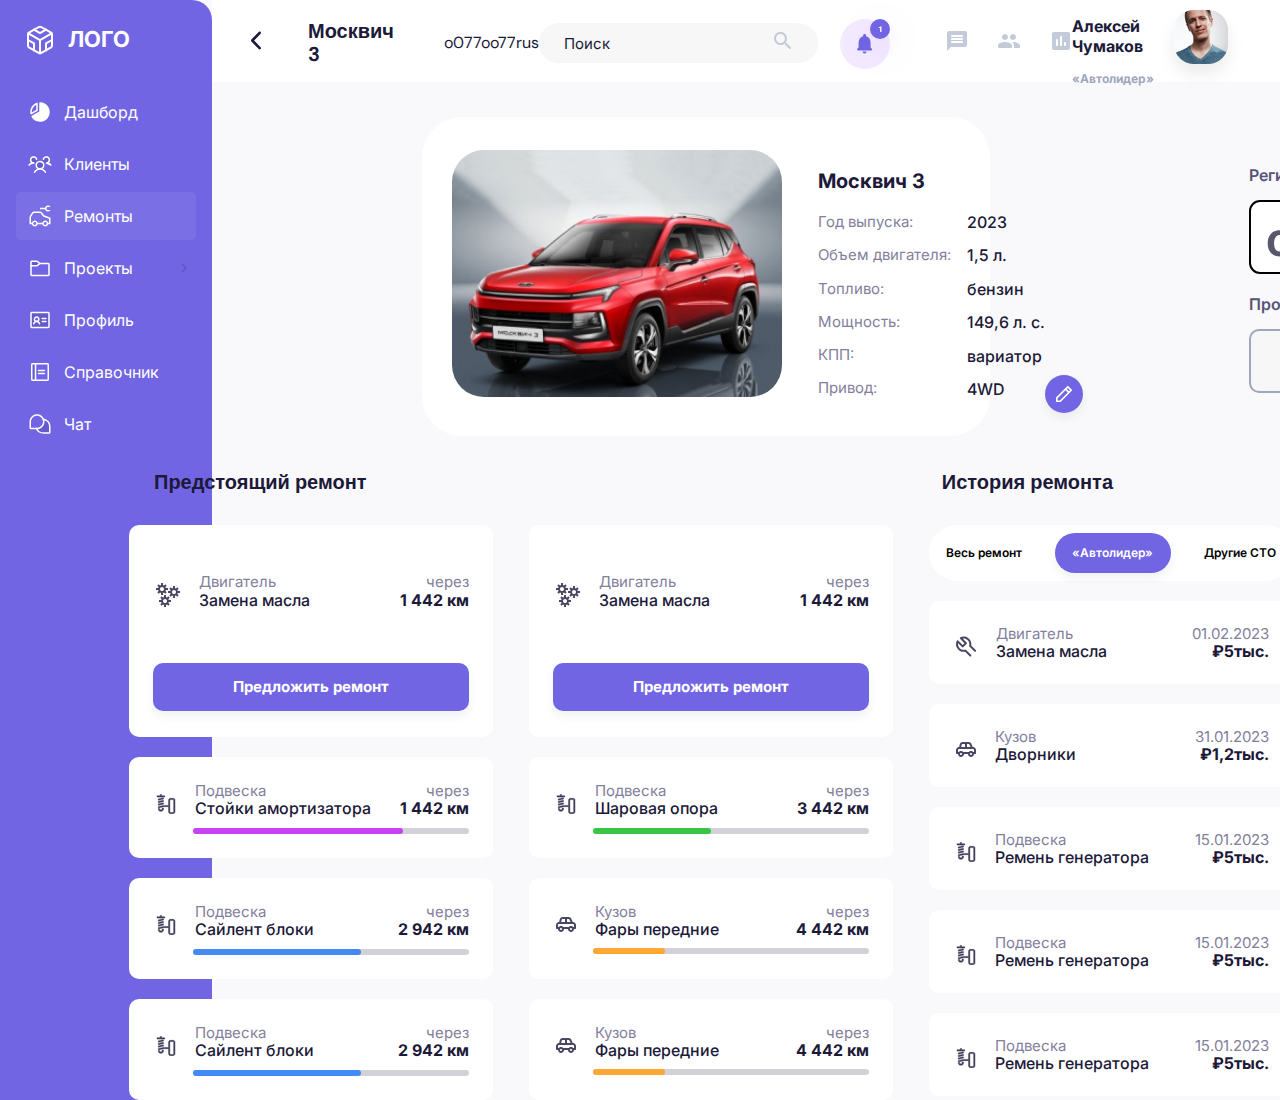
<file: Страница №1/index.html>
<!DOCTYPE html>
<html lang="en">
<head>
    <meta charset="UTF-8">
    <meta name="viewport" content="width=device-width, initial-scale=1.0">
    <title>Автосервис Sibdigital</title>
    <link rel="preconnect" href="https://fonts.googleapis.com">
    <link rel="preconnect" href="https://fonts.gstatic.com" crossorigin>
    <link href="https://fonts.googleapis.com/css2?family=DM+Sans:ital,wght@0,700;1,400&family=Inter:wght@400;700&display=swap" rel="stylesheet">
    <link rel="preconnect" href="https://fonts.googleapis.com">
    <link rel="preconnect" href="https://fonts.gstatic.com" crossorigin>
    <link href="https://fonts.googleapis.com/css2?family=Inter:wght@400;500;600;700&display=swap" rel="stylesheet">
    <link rel="stylesheet" href="css/normalize.css">
    <link rel="stylesheet" href="css/style.css">
</head>
<body>
    <div class="body_container">
        <div class="sidebar">
            <div class="sidebar__logo">
                <div class="logo-item">
                    <img src="img/Logo.svg" alt="" class="logo-img">
                    <p class="title">ЛОГО</p>
                </div>
            </div>
            <div class="sidebar__button">
                <div class="button-item">
                    <img src="img/Dashboard.svg" alt="" class="dashboard-img">
                    <a href="#" class="title">Дашборд</a>
                </div>
                <div class="button-item">
                    <img src="img/Sidebar_clients.svg" alt="" class="client_sidebar-img">
                    <a href="#" class="title">Клиенты</a>
                </div>
                <div id="sidebar_repair" class="button-item">
                    <img src="img/Vehicle-services.svg" alt="" class="repair_sidebar-img">
                    <a href="#" class="title">Ремонты</a>
                </div>
                <div class="button-item">
                    <img src="img/FolderNotch.svg" alt="" class="folder-img">
                    <a href="#" class="title">Проекты</a>
                    <img src="img/Button_arrow.svg" alt="" class="button_arrow">
                </div>
                <div class="button-item">
                    <img src="img/IdentificationCard.svg" alt="" class="identity-img">
                    <a href="#" class="title">Профиль</a>
                </div>
                <div class="button-item">
                    <img src="img/Notebook.svg" alt="" class="notebook-img">
                    <a href="#" class="title">Справочник</a>
                </div>
                <div class="button-item">
                    <img src="img/Chats.svg" alt="" class="chat-img">
                    <a href="#" class="title">Чат</a>
                </div>
            </div>
        </div>
        <div class="content">
            <div class="header">
                <div class="container">
                    <nav class="nav">
                        <div class="car-title">
                            <a href="" class="arrow_header-img">
                                <img src="img/Arrow.svg" alt="" class="arrow_header-img">
                            </a>
                            <p class="name">Москвич 3</p>
                            <p class="value">o077oo77rus</p>
                        </div>
                        <div class="search">
                            <div class="search-item">
                                <p class="search-link">Поиск</p>
                            </div>
                            <div class="img">
                                <img src="img/Search.svg" alt="" class="search-img">
                            </div>
                        </div>
                        <div class="nav_button">
                            <a href="#" class="notification">
                                <img src="img/Notification.svg" alt="" class="notification-img">
                            </a>
                            <a href="#" class="message">
                                <img src="img/Message.svg" alt="" class="message-img">
                            </a>
                            <a href="#" class="client">
                                <img src="img/Client.svg" alt="" class="client-img">
                            </a>
                            <a href="#" class="statistic">
                                <img src="img/Statistic.svg" alt="" class="statistic-img">
                            </a>
                        </div>
                    </nav>
                    <div class="profile">
                        <div class="profile-info">
                            <p class="full_name">Алексей Чумаков</p>
                            <p class="company">«Автолидер»</p>
                        </div>
                        <div class="img_profile">
                            <a href="#" class="img_profile">
                                <img src="img/Profile.png" alt="" class="profile-logo">
                            </a>
                        </div>
                    </div>
                </div>
            </div>
            <div class="main">
                <div class="container">
                    <div class="car__card">
                        <div class="img">
                            <img src="img/Car.jpg" alt="" class="car_info-img">
                        </div>
                        <div class="info">
                            <div class="title">
                                <p>Москвич 3</p>
                            </div>
                            <ul class="car_details">
                                <li class="car_details-name">
                                    <p class="name">Год выпуска:</p>
                                    <p class="name">Объем двигателя:</p>
                                    <p class="name">Топливо:</p>
                                    <p class="name">Мощность:</p>
                                    <p class="name">КПП:</p>
                                    <p class="name">Привод:</p>
                                </li>
                                <li class="car_details-value">
                                    <p class="value">2023</p>
                                    <p class="value">1,5 л.</p>
                                    <p class="value">бензин</p>
                                    <p class="value">149,6 л. с.</p>
                                    <p class="value">вариатор</p>
                                    <p class="value">4WD</p>
                                </li>
                                <button class="button button-edit">
                                    <img src="img/Edit_button.svg" alt="" class="edit_button-img">
                                </button>
                            </ul>
                        </div>
                        <div class="vin">
                            <ul class="vin_details">
                                <li class="vin_details-item">
                                    <p class="name">Регистрационный номер</p>
                                    <img src="img/VIN.svg" alt="" class="vin_info-img">
                                </li>
                                <li class="vin_details-item">
                                    <p class="name">Пробег</p>
                                    <img src="img/Distance.svg" alt="" class="distance_info-img">
                                </li>
                            </ul>
                            <button class="button button-edit">
                                <img src="img/Edit_button.svg" alt="" class="edit_button-img">
                            </button>
                        </div>
                    </div>
                    <div class="repair__card">
                        <div class="repair__name">
                            <p>Предстоящий ремонт</p>
                            <p>История ремонта</p>
                        </div>
                        <ul class="upcoming_repair">
                            <li class="repair_sugget_item">
                                <div class="img">
                                    <img src="img/Engine.svg" alt="" class="engine_info-img">
                                </div>
                                <div class="text">
                                    <p id="first_font" class="name">Двигатель</p>
                                    <p id="second_font" class="name">Замена масла</p>
                                </div>
                                <div class="value">
                                    <p id="first_font" class="label">через</p>
                                    <p id="third_font" class="distance">1 442 км</p>
                                </div>
                                <button class="button button-repair">Предложить ремонт</button>
                            </li>
                            <li class="repair_item">
                                <div class="img">
                                    <img src="img/Pendant.svg" alt="" class="pendant_info-img">
                                </div>
                                <div class="text">
                                    <p id="first_font" class="name">Подвеска</p>
                                    <p id="second_font" class="name">Стойки амортизатора</p>
                                </div>
                                <div class="value">
                                    <p id="first_font" class="label">через</p>
                                    <p id="third_font" class="distance">1 442 км</p>
                                </div>
                                <div class="progress-bar" data-value="1442" data-max-value="6000">
                                    <div id="pink-bar" class="progress"></div>
                                </div>
                            </li>
                            <li class="repair_item">
                                <div class="img">
                                    <img src="img/Pendant.svg" alt="" class="pendant_info-img">
                                </div>
                                <div class="text">
                                    <p id="first_font" class="name">Подвеска</p>
                                    <p id="second_font" class="name">Сайлент блоки</p>
                                </div>
                                <div class="value">
                                    <p id="first_font" class="label">через</p>
                                    <p id="third_font" class="distance">2 942 км</p>
                                </div>
                                <div class="progress-bar" data-value="2942" data-max-value="7500">
                                    <div id="blue-bar" class="progress"></div>
                                </div>
                            </li>
                            <li class="repair_item">
                                <div class="img">
                                    <img src="img/Pendant.svg" alt="" class="pendant_info-img">
                                </div>
                                <div class="text">
                                    <p id="first_font" class="name">Подвеска</p>
                                    <p id="second_font" class="name">Сайлент блоки</p>
                                </div>
                                <div class="value">
                                    <p id="first_font" class="label">через</p>
                                    <p id="third_font" class="distance">2 942 км</p>
                                </div>
                                <div class="progress-bar" data-value="2942" data-max-value="7500">
                                    <div id="blue-bar" class="progress"></div>
                                </div>
                            </li>
                        </ul>
                        <ul class="upcoming_repair">
                            <li class="repair_sugget_item">
                                <div class="img">
                                    <img src="img/Engine.svg" alt="" class="engine_info-img">
                                </div>
                                <div class="text">
                                    <p id="first_font" class="name">Двигатель</p>
                                    <p id="second_font" class="name">Замена масла</p>
                                </div>
                                <div class="value">
                                    <p id="first_font" class="label">через</p>
                                    <p id="third_font" class="distance">1 442 км</p>
                                </div>
                                <button class="button button-repair">Предложить ремонт</button>
                            </li>
                            <li class="repair_item">
                                <div class="img">
                                    <img src="img/Pendant.svg" alt="" class="pendant_info-img">
                                </div>
                                <div class="text">
                                    <p id="first_font" class="name">Подвеска</p>
                                    <p id="second_font" class="name">Шаровая опора</p>
                                </div>
                                <div class="value">
                                    <p id="first_font" class="label">через</p>
                                    <p id="third_font" class="distance">3 442 км</p>
                                </div>
                                <div class="progress-bar" data-value="3442" data-max-value="6000">
                                    <div id="green-bar" class="progress"></div>
                                </div>
                            </li>
                            <li class="repair_item">
                                <div class="img">
                                    <img src="img/Car Body.svg" alt="" class="car_info-img">
                                </div>
                                <div class="text">
                                    <p id="first_font" class="name">Кузов</p>
                                    <p id="second_font" class="name">Фары передние</p>
                                </div>
                                <div class="value">
                                    <p id="first_font" class="label">через</p>
                                    <p id="third_font" class="distance">4 442 км</p>
                                </div>
                                <div class="progress-bar" data-value="4442" data-max-value="6000">
                                    <div id="yellow-bar" class="progress"></div>
                                </div>
                            </li>
                            <li class="repair_item">
                                <div class="img">
                                    <img src="img/Car Body.svg" alt="" class="car_info-img">
                                </div>
                                <div class="text">
                                    <p id="first_font" class="name">Кузов</p>
                                    <p id="second_font" class="name">Фары передние</p>
                                </div>
                                <div class="value">
                                    <p id="first_font" class="distance">через</p>
                                    <p id="third_font" class="distance">4 442 км</p>
                                </div>
                                <div class="progress-bar" data-value="4442" data-max-value="6000">
                                    <div id="yellow-bar" class="progress"></div>
                                </div>
                            </li>
                        </ul>
                        <ul class="history_repair">
                            <li class="company_repair">
                                <a href="#" class="all_repair">Весь ремонт</a>
                                <button class="button-purple">«Автолидер»</button>
                                <a href="#" class="other_repair">Другие СТО</a>
                            </li>
                            <li class="repair_item">
                                <div class="img">
                                    <img src="img/Repair tool.svg" alt="" class="tool_info-img">
                                </div>
                                <div class="text">
                                    <p id="first_font" class="name">Двигатель</p>
                                    <p id="second_font" class="name">Замена масла</p>
                                </div>
                                <div class="value">
                                    <p id="first_font" class="distance">01.02.2023</p>
                                    <p id="third_font" class="distance">₽5тыс.</p>
                                </div>
                            </li>
                            <li class="repair_item">
                                <div class="img">
                                    <img src="img/Car Body.svg" alt="" class="car_info-img">
                                </div>
                                <div class="text">
                                    <p id="first_font" class="name">Кузов</p>
                                    <p id="second_font" class="name">Дворники</p>
                                </div>
                                <div class="value">
                                    <p id="first_font" class="distance">31.01.2023</p>
                                    <p id="third_font" class="distance">₽1,2тыс.</p>
                                </div>
                            </li>
                            <li class="repair_item">
                                <div class="img">
                                    <img src="img/Pendant.svg" alt="" class="pendant_info-img">
                                </div>
                                <div class="text">
                                    <p id="first_font" class="name">Подвеска</p>
                                    <p id="second_font" class="name">Ремень генератора</p>
                                </div>
                                <div class="value">
                                    <p id="first_font" class="distance">15.01.2023</p>
                                    <p id="third_font" class="distance">₽5тыс.</p>
                                </div>
                            </li>
                            <li class="repair_item">
                                <div class="img">
                                    <img src="img/Pendant.svg" alt="" class="pendant_info-img">
                                </div>
                                <div class="text">
                                    <p id="first_font" class="name">Подвеска</p>
                                    <p id="second_font" class="name">Ремень генератора</p>
                                </div>
                                <div class="value">
                                    <p id="first_font" class="distance">15.01.2023</p>
                                    <p id="third_font" class="distance">₽5тыс.</p>
                                </div>
                            </li>
                            <li class="repair_item">
                                <div class="img">
                                    <img src="img/Pendant.svg" alt="" class="pendant_info-img">
                                </div>
                                <div class="text">
                                    <p id="first_font" class="name">Подвеска</p>
                                    <p id="second_font" class="name">Ремень генератора</p>
                                </div>
                                <div class="value">
                                    <p id="first_font" class="distance">15.01.2023</p>
                                    <p id="third_font" class="distance">₽5тыс.</p>
                                </div>
                            </li>
                        </ul>
                        <script src="js/updateProgressBar.js"></script>
                    </div>
                </div>
            </div>
        </div>
    </div>
</body>
</file>
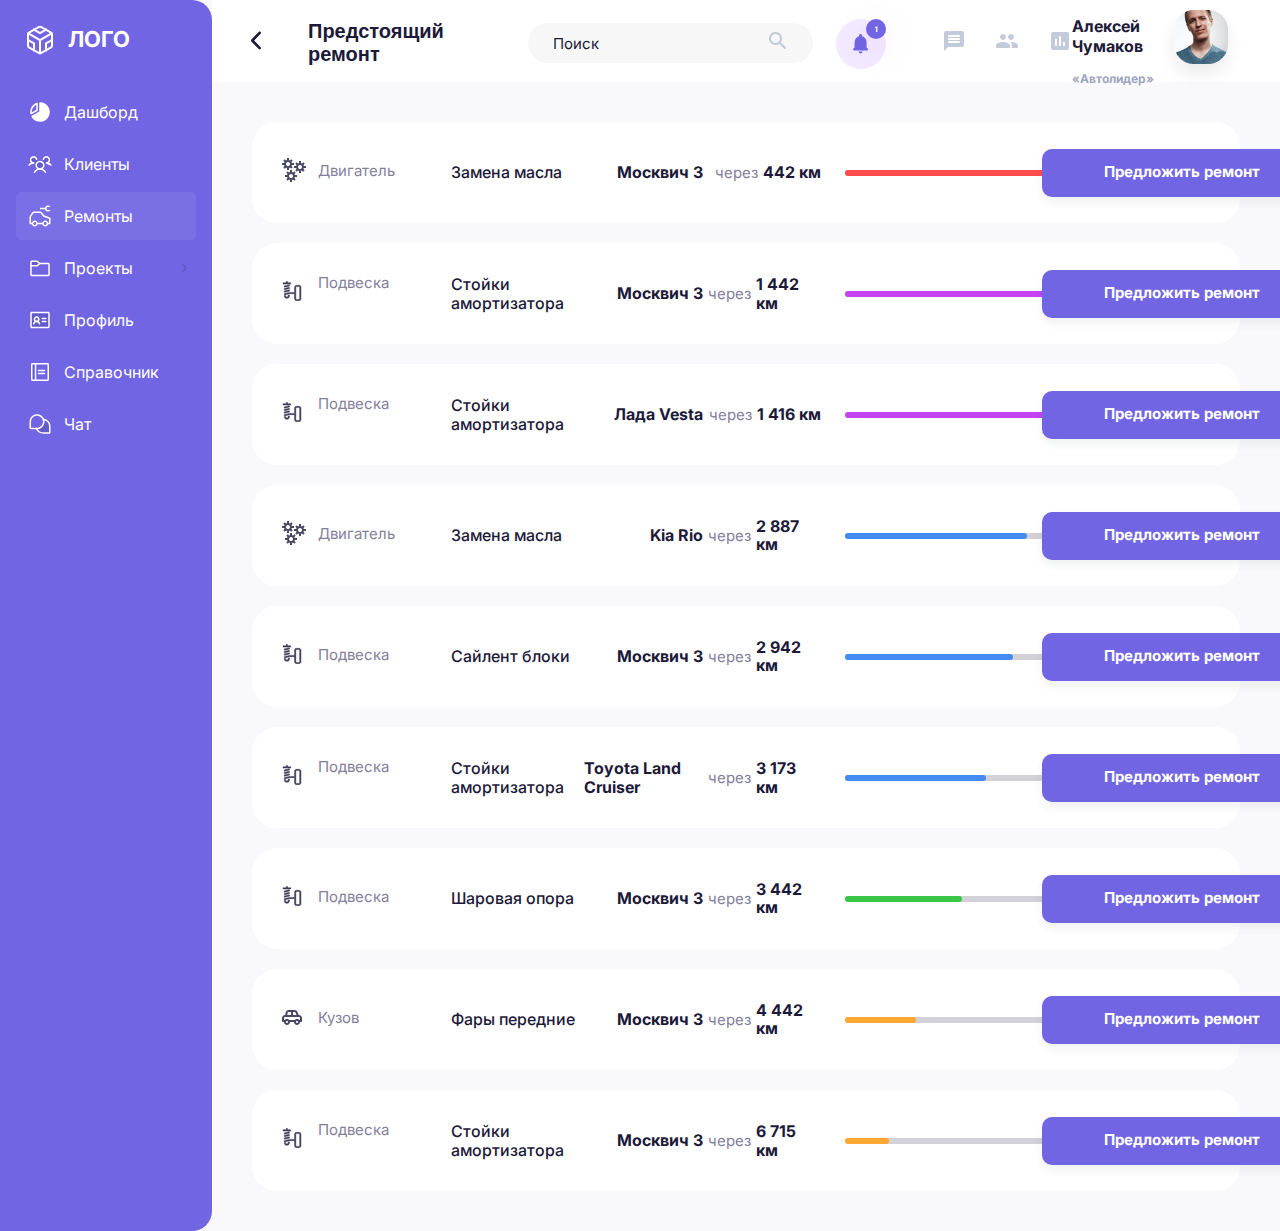
<file: Страница №2/index.html>
<!DOCTYPE html>
<html lang="en">
<head>
    <meta charset="UTF-8">
    <meta name="viewport" content="width=device-width, initial-scale=1.0">
    <title>Автосервис Sibdigital</title>
    <link rel="preconnect" href="https://fonts.googleapis.com">
    <link rel="preconnect" href="https://fonts.gstatic.com" crossorigin>
    <link href="https://fonts.googleapis.com/css2?family=DM+Sans:ital,wght@0,700;1,400&family=Inter:wght@400;700&display=swap" rel="stylesheet">
    <link rel="preconnect" href="https://fonts.googleapis.com">
    <link rel="preconnect" href="https://fonts.gstatic.com" crossorigin>
    <link href="https://fonts.googleapis.com/css2?family=Inter:wght@400;500;600;700&display=swap" rel="stylesheet">
    <link rel="stylesheet" href="css/normalize.css">
    <link rel="stylesheet" href="css/style.css">
</head>
<body>
    <div class="body_container">
        <div class="sidebar">
            <div class="sidebar__logo">
                <div class="logo-item">
                    <img src="img/Logo.svg" alt="" class="logo-img">
                    <p class="title">ЛОГО</p>
                </div>
            </div>
            <div class="sidebar__button">
                <div class="button-item">
                    <img src="img/Dashboard.svg" alt="" class="dashboard-img">
                    <a href="#" class="title">Дашборд</a>
                </div>
                <div class="button-item">
                    <img src="img/Sidebar_clients.svg" alt="" class="client_sidebar-img">
                    <a href="#" class="title">Клиенты</a>
                </div>
                <div id="sidebar_repair" class="button-item">
                    <img src="img/Vehicle-services.svg" alt="" class="repair_sidebar-img">
                    <a href="#" class="title">Ремонты</a>
                </div>
                <div class="button-item">
                    <img src="img/FolderNotch.svg" alt="" class="folder-img">
                    <a href="#" class="title">Проекты</a>
                    <img src="img/Button_arrow.svg" alt="" class="button_arrow">
                </div>
                <div class="button-item">
                    <img src="img/IdentificationCard.svg" alt="" class="identity-img">
                    <a href="#" class="title">Профиль</a>
                </div>
                <div class="button-item">
                    <img src="img/Notebook.svg" alt="" class="notebook-img">
                    <a href="#" class="title">Справочник</a>
                </div>
                <div class="button-item">
                    <img src="img/Chats.svg" alt="" class="chat-img">
                    <a href="#" class="title">Чат</a>
                </div>
            </div>
        </div>
        <div class="content">
            <div class="header">
                <div class="container">
                    <nav class="nav">
                        <div class="car-title">
                            <a href="" class="arrow_header-img">
                                <img src="img/Arrow.svg" alt="" class="arrow_header-img">
                            </a>
                            <p class="name">Предстоящий ремонт</p>
                        </div>
                        <div class="search">
                            <div class="search-item">
                                <p class="search-link">Поиск</p>
                            </div>
                            <div class="img">
                                <img src="img/Search.svg" alt="" class="search-img">
                            </div>
                        </div>
                        <div class="nav_button">
                            <a href="#" class="notification">
                                <img src="img/Notification.svg" alt="" class="notification-img">
                            </a>
                            <a href="#" class="message">
                                <img src="img/Message.svg" alt="" class="message-img">
                            </a>
                            <a href="#" class="client">
                                <img src="img/Client.svg" alt="" class="client-img">
                            </a>
                            <a href="#" class="statistic">
                                <img src="img/Statistic.svg" alt="" class="statistic-img">
                            </a>
                        </div>
                    </nav>
                    <div class="profile">
                        <div class="profile-info">
                            <p class="full_name">Алексей Чумаков</p>
                            <p class="company">«Автолидер»</p>
                        </div>
                        <div class="img_profile">
                            <a href="#" class="img_profile">
                                <img src="img/Profile.png" alt="" class="profile-logo">
                            </a>
                        </div>
                    </div>
                </div>
            </div>
            <div class="main">
                <div class="container">
                    <div class="repair__card">
                        <ul class="upcoming_repair">
                            <li class="repair_item">
                                <div class="repair_item-info">
                                    <div class="img">
                                        <img src="img/Engine.svg" alt="" class="engine_info-img">
                                    </div>
                                    <div class="text">
                                        <p id="first_font" class="name">Двигатель</p>
                                        <p id="second_font" class="name">Замена масла</p>
                                    </div>
                                    <p class="car-name">Москвич 3</p>
                                    <div class="value">
                                        <p id="first_font" class="distance">через</p>
                                        <p id="third_font" class="distance">442 км</p>
                                    </div>
                                </div>
                                <div class="progress-bar" data-value="442" data-max-value="2500">
                                    <div id="red-bar" class="progress"></div>
                                </div>
                                <button class="button button-repair">Предложить ремонт</button>
                            </li>
                            <li class="repair_item">
                                <div class="repair_item-info">
                                    <div class="img">
                                        <img src="img/Pendant.svg" alt="" class="pendant_info-img">
                                    </div>
                                    <div class="text">
                                        <p id="first_font" class="name">Подвеска</p>
                                        <p id="second_font" class="name">Стойки амортизатора</p>
                                    </div>
                                    <p class="car-name">Москвич 3</p>
                                    <div class="value">
                                        <p id="first_font" class="distance">через</p>
                                        <p id="third_font" class="distance">1 442 км</p>
                                    </div>
                                </div>
                                <div class="progress-bar" data-value="1442" data-max-value="6000">
                                    <div id="pink-bar" class="progress"></div>
                                </div>
                                <button class="button button-repair">Предложить ремонт</button>
                            </li>
                            <li class="repair_item">
                                <div class="repair_item-info">
                                    <div class="img">
                                        <img src="img/Pendant.svg" alt="" class="pendant_info-img">
                                    </div>
                                    <div class="text">
                                        <p id="first_font" class="name">Подвеска</p>
                                        <p id="second_font" class="name">Стойки амортизатора</p>
                                    </div>
                                    <p class="car-name">Лада Vesta</p>
                                    <div class="value">
                                        <p id="first_font" class="distance">через</p>
                                        <p id="third_font" class="distance">1 416 км</p>
                                    </div>
                                </div>
                                <div class="progress-bar" data-value="1416" data-max-value="6000">
                                    <div id="pink-bar" class="progress"></div>
                                </div>
                                <button class="button button-repair">Предложить ремонт</button>
                            </li>
                            <li class="repair_item">
                                <div class="repair_item-info">
                                    <div class="img">
                                        <img src="img/Engine.svg" alt="" class="engine_info-img">
                                    </div>
                                    <div class="text">
                                        <p id="first_font" class="name">Двигатель</p>
                                        <p id="second_font" class="name">Замена масла</p>
                                    </div>
                                    <p class="car-name">Kia Rio</p>
                                    <div class="value">
                                        <p id="first_font" class="distance">через</p>
                                        <p id="third_font" class="distance">2 887 км</p>
                                    </div>
                                </div>
                                <div class="progress-bar" data-value="2887" data-max-value="8500">
                                    <div id="Kia_Rio" class="progress"></div>
                                </div>
                                <button class="button button-repair">Предложить ремонт</button>
                            </li>
                            <li class="repair_item">
                                <div class="repair_item-info">
                                    <div class="img">
                                        <img src="img/Pendant.svg" alt="" class="pendant_info-img">
                                    </div>
                                    <div class="text">
                                        <p id="first_font" class="name">Подвеска</p>
                                        <p id="second_font" class="name">Сайлент блоки</p>
                                    </div>
                                    <p class="car-name">Москвич 3</p>
                                    <div class="value">
                                        <p id="first_font" class="distance">через</p>
                                        <p id="third_font" class="distance">2 942 км</p>
                                    </div>
                                </div>
                                <div class="progress-bar" data-value="2942" data-max-value="7500">
                                    <div id="Москвич_5" class="progress"></div>
                                </div>
                                <button class="button button-repair">Предложить ремонт</button>
                            </li>
                            <li class="repair_item">
                                <div class="repair_item-info">
                                    <div class="img">
                                        <img src="img/Pendant.svg" alt="" class="pendant_info-img">
                                    </div>
                                    <div class="text">
                                        <p id="first_font" class="name">Подвеска</p>
                                        <p id="second_font" class="name">Стойки амортизатора</p>
                                    </div>
                                    <p class="car-name">Toyota Land Cruiser</p>
                                    <div class="value">
                                        <p id="first_font" class="distance">через</p>
                                        <p id="third_font" class="distance">3 173 км</p>
                                    </div>
                                </div>
                                <div class="progress-bar" data-value="3173" data-max-value="6500">
                                    <div id="Toyota" class="progress"></div>
                                </div>
                                <button class="button button-repair">Предложить ремонт</button>
                            </li>
                            <li class="repair_item">
                                <div class="repair_item-info">
                                    <div class="img">
                                        <img src="img/Pendant.svg" alt="" class="pendant_info-img">
                                    </div>
                                    <div class="text">
                                        <p id="first_font" class="name">Подвеска</p>
                                        <p id="second_font" class="name">Шаровая опора</p>
                                    </div>
                                    <p class="car-name">Москвич 3</p>
                                    <div class="value">
                                        <p id="first_font" class="distance">через</p>
                                        <p id="third_font" class="distance">3 442 км</p>
                                    </div>
                                </div>
                                <div class="progress-bar" data-value="3442" data-max-value="6000">
                                    <div id="green-bar" class="progress"></div>
                                </div>
                                <button class="button button-repair">Предложить ремонт</button>
                            </li>
                            <li class="repair_item">
                                <div class="repair_item-info">
                                    <div class="img">
                                        <img src="img/Car Body.svg" alt="" class="carbody_info-img">
                                    </div>
                                    <div class="text">
                                        <p id="first_font" class="name">Кузов</p>
                                        <p id="second_font" class="name">Фары передние</p>
                                    </div>
                                    <p class="car-name">Москвич 3</p>
                                    <div class="value">
                                        <p id="first_font" class="distance">через</p>
                                        <p id="third_font" class="distance">4 442 км</p>
                                    </div>
                                </div>
                                <div class="progress-bar" data-value="4442" data-max-value="6000">
                                    <div id="Москвич_8" class="progress"></div>
                                </div>
                                <button class="button button-repair">Предложить ремонт</button>
                            </li>
                            <li class="repair_item">
                                <div class="repair_item-info">
                                    <div class="img">
                                        <img src="img/Pendant.svg" alt="" class="pendant_info-img">
                                    </div>
                                    <div class="text">
                                        <p id="first_font" class="name">Подвеска</p>
                                        <p id="second_font" class="name">Стойки амортизатора</p>
                                    </div>
                                    <p class="car-name">Москвич 3</p>
                                    <div class="value">
                                        <p id="first_font" class="distance">через</p>
                                        <p id="third_font" class="distance">6 715 км</p>
                                    </div>
                                </div>
                                <div class="progress-bar" data-value="6715" data-max-value="8000">
                                    <div id="Москвич_9" class="progress"></div>
                                </div>
                                <button class="button button-repair">Предложить ремонт</button>
                            </li>
                        </ul>
                        <script src="js/updateProgressBar.js"></script>
                    </div>
                </div>
            </div>
        </div>
    </div>
</body>
</file>
<file: Страница №1/css/style.css>
.body_container {
    display: flex;
}

.sidebar {
    width: 212px;
    background: #7165E3;
}

.content {
    width: calc(100% - 212px);
}

a{
    text-decoration: none;
    color: inherit;
}

ul{
    margin: 0;
    padding: 0;
    list-style-type: none;
}


/* Настройка Header */
.header {
    background-color: #FFFFFF;
    color: #1C1939;
    height: 82px;
}

.header .container {
    margin: 0 auto;
    padding: 0 32px;
    display: grid;
    grid-template-columns: 3fr 15%;
    grid-template-rows: 82px;
}

.header .nav{
    display: grid;
    grid-template-columns: repeat(3, 1fr);
    align-items: center;
}

.car-title{
    display: flex;
    align-items: center;
    font-family: 'DM Sans', sans-serif;
}

.car-title .name {
    font-size: 20px;
    font-weight: 700;
    padding-left: 40px;
    padding-right: 50px;
}

.car-title .value {
    font-size: 16px;
    font-weight: 400;
}

.search{
    display: flex;
    justify-content: space-between;
    background-color: #F7F7F7;
    border-radius: 40px;
    padding: 15px 20px 15px 25px;
    height: 10px;
    align-items: center;
}

.search-item{
    display: flex;
    justify-content: space-between;
    font-family: 'Inter', sans-serif;
    font-size: 15px;
    line-height: 25px;
}

.nav .nav_button {
    display: flex;
    justify-content: space-evenly;
    align-items: center;
}

.profile {
    display: flex;
    justify-content: flex-end;
}

.profile-info {
    font-family: 'Inter', sans-serif;
    font-weight: 700;
    align-items: center;
}

.full_name{
    font-size: 16px;
    line-height: 20px;
    color: #1C1939;
}

.company{
    font-size: 12px;
    line-height: 14.52px;
    color:  rgba(158, 166, 190, 1);
}

body {
    background: #F9F9FB;
}

/* Настройка Sidebar */
.sidebar {
    display: flex;
    flex-direction: column;
    padding-top: 24px;
    border-radius: 0 20px 20px 0;
}

.sidebar .sidebar__logo {
    display: flex;
    font-family: 'Inter', sans-serif;
    width: 180px;
    height: 32px;
    font-weight: 700;
    padding-left: 24px;
    font-size: 22px;
    color:  #FFFFFF;
}

.sidebar__logo .logo-item {
    align-items: center;
    display: flex;
    justify-content: space-between;
}

.sidebar .sidebar__button {
    display: flex;
    flex-direction: column;
    justify-content: space-between;
    width: 180px;
    height: 360px;
    font-family: 'Inter', sans-serif;
    font-weight: 400;
    padding-top: 32px;
    padding-left: 16px;
}

.sidebar .title {
    margin-left: 12px;
    color: #FFFFFF;
}

.sidebar__button .button-item {
    align-items: center;
    display: flex;
    padding: 12px 48px 12px 12px;
}

.button_arrow {
    margin-left: 43px;
}

#sidebar_repair {
    background: #FFFFFF12;
    border-radius: 5px;
}
/* Карточка машины */
.car__card {
    margin-top: 35px;
    margin-bottom: 15px;
    margin-left: 210px;
    margin-right: 290px;
    padding-top: 33px;
    padding-bottom: 23px;
    padding-left: 30px;
    border-radius: 40px;
    background: #FFFF;
    display: grid;
    grid-template-columns: 330px 395px 302px;
    grid-column-gap: 36px;
}

.car__card .info {
    color: #1C1939;
}

.car__card .title {
    color: #1C1939;
    font-size: 20px;
    font-weight: 700;
    font-family: 'Inter', sans-serif;
}

.car__card .img {
    border-radius: 32px;
    overflow: hidden;
    height: 247px;
    width: 330px;
}

.car__card .img img {
    width: auto;
    height: 100%;
}

.car_details-item {
    display: flex;
    margin-top: 8px;
    align-items: flex-start;
}

.car_details {
    display: flex;
    list-style-type: none;
}

.car_details p {
    margin: 0;
}

.car_details .car_details-value .value {
    color: #1C1939;
    font-family: 'Inter', sans-serif;
    font-size: 16px;
    font-weight: 500;
    margin-bottom: 15px;
}

.car_details .car_details-name .name {
    color: #83809C;
    font-family: 'Inter', sans-serif;
    font-size: 15px;
    font-weight: 400;
    margin-right: 16px;
    margin-bottom: 16px;
}

/* Регистрационный номер */
.vin {
    display: flex;
}

.vin_details-item .name {
    color: #575476;
    font-family: 'Inter', sans-serif;
    font-size: 16px;
    font-weight: 600;
}

/* Кнопка изменить */
.button-edit {
    user-select: none;
    border: 0;
    color: white;
    background-color: #7165E3;
    box-shadow: 0px 5px 10px rgba(38, 51, 77, 0.07);
    border-radius: 30px;
    padding: 11px;
    height: 38px;
}

.button-edit:hover {
    opacity: .8;
    cursor: pointer;
}

.button-edit:focus {
    opacity: .8;
    outline: none;
}

.button-edit {
    align-self: flex-end;
}

/* Название ремонта */
.repair__name {
    display: flex;
    justify-content: space-between;
    grid-column-start: 1;
    grid-column-end: 4;
    margin: 0 180px 0 25px;
    color: #1C1939;
    font-family: 'DM Sans', sans-serif;
    font-size: 20px;
    font-weight: 700;
}

/* Блок с ремонтом */
.repair__card {
    grid-template-columns: repeat(3, 364px);
    grid-template-rows: 50px 575px;
    grid-row-gap: 24px;
    display: grid;
    justify-content: center;
    grid-column-gap: 36px;
    margin-right: 70px;
}

.upcoming_repair {
    display: grid;
    grid-template-rows: 212px repeat(3, 101px);
    grid-row-gap: 20px;
}

.upcoming_repair .repair_sugget_item {
    background: #FFFFFF;
    display: flex;
    align-items: center;
    flex-wrap: wrap;
    border-radius: 10px;
}

.repair_sugget_item .button-repair {
    flex: auto;
    margin-left: 24px;
    margin-right: 24px;
}

.repair_sugget_item .button-repair {
    align-self: center;
}

/* Кнопка предстоящего ремонта */
.repair_sugget_item .button-repair {
    display: inline-block;
    user-select: none;
    line-height: 1.5;
    font-size: 15px;
    font-family: 'Inter', sans-serif;
    font-weight: 700; 
    border: 0;
    color: white;
    background-color: #7165E3;
    box-shadow: 0px 5px 10px rgba(38, 51, 77, 0.07);
    border-radius: 10px;
    height: 48px;
    width: 316px;
}

.button-repair:hover {
    opacity: .8;
    cursor: pointer;
}

.button-repair:focus {
    opacity: .8;
    outline: none;
}
/*-----------------------------*/

.upcoming_repair .repair_item {
    background: #FFFFFF;
    border-radius: 10px;
    display: flex;
    align-items: center;
    flex-wrap: wrap;
}

.repair__card .text {
    display: flex;
    flex-direction: column;
    margin-top: 20px;
}

.repair__card .text .name {
    margin: 0;
}

.repair__card .value {
    display: flex;
    flex-direction: column;
    align-items: flex-end;
    padding-right: 24px;
    margin-left: auto;
    margin-top: 20px;
}

.repair__card .value .distance {
    margin: 0;
}

.repair__card .img {
    margin-left: 27.04px;
    margin-right: 19.04px;
    margin-top: 31.5px;
}

/* Шрифты в repair__card*/
#first_font {
    color: #83809C;
    font-family: 'Inter', sans-serif;
    font-size: 15px;
    font-weight: 400;
    margin: 0;
}

#second_font {
    color: #1C1939;
    font-family: 'Inter', sans-serif;
    font-size: 16px;
    font-weight: 500;
}

#third_font {
    color: #1C1939;
    font-family: 'Inter', sans-serif;
    font-size: 16px;
    font-weight: 700;
}

/* История ремонта */
.history_repair {
    display: grid;
    grid-template-rows: 56px repeat(5, 83px);
    grid-row-gap: 20px;
}

.history_repair .repair_item {
    background: #FFFFFF;
    border-radius: 10px;
    display: flex;
    align-items: center;
    padding-bottom: 20px;
}

.history_repair .company_repair {
    background: #FFFFFF;
    border-radius: 30px;
    display: flex;
    justify-content: space-around;
    align-items: center;
    flex-direction: row;
    font-size: 12px;
    font-family: 'Inter', sans-serif;
    font-weight: 600;     
}

/* Кнопка истории ремонта */
.button-purple {
    display: inline-block;
    user-select: none;
    line-height: 1.5;
    font-size: 12px;
    font-family: 'Inter', sans-serif;
    font-weight: 600; 
    border: 0;
    color: white;
    background-color: #7165E3;
    box-shadow: 0px 5px 10px rgba(38, 51, 77, 0.07);
    border-radius: 30px;
    height: 40px;
    width: 116px;
}

.button-purple:hover {
    opacity: .8;
    cursor: pointer;
}

.button-purple:focus {
    opacity: .8;
    outline: none;
}

.progress-bar {
    display: flex;
    width: 276px;
    height: 6px;
    background: rgba(28, 25, 57, 0.2);
    border-radius: 5px;
    margin-left: 64px;
    margin-bottom: 20px;
}
  
#pink-bar {
    border-radius: 5px;
    background: #C643F4;
}

#blue-bar {
    border-radius: 5px;
    background: #438AF4;
}

#green-bar {
    border-radius: 5px;
    background: #39C647;
}

#yellow-bar {
    border-radius: 5px;
    background: #FFA733;
}

.progress {
    width: 0;
    height: 100%;
    background-color: #00aaff;
}
</file>
<file: Страница №2/css/style.css>
.body_container {
    display: flex;
}

.sidebar {
    width: 212px;
    background: #7165E3;
}

.content {
    width: calc(100% - 212px);
}

a{
    text-decoration: none;
    color: inherit;
}

ul{
    margin: 0;
    padding: 0;
    list-style-type: none;
}


/* Настройка Header */
.header {
    background-color: #FFFFFF;
    color: #1C1939;
    height: 82px;
}

.header .container {
    margin: 0 auto;
    padding: 0 32px;
    display: grid;
    grid-template-columns: 3fr 15%;
    grid-template-rows: 82px;
}

.header .nav{
    display: grid;
    grid-template-columns: repeat(3, 1fr);
    align-items: center;
}

.car-title{
    display: flex;
    align-items: center;
    font-family: 'DM Sans', sans-serif;
}

.car-title .name {
    font-size: 20px;
    font-weight: 700;
    padding-left: 40px;
    padding-right: 50px;
}

.car-title .value {
    font-size: 16px;
    font-weight: 400;
}

.search{
    display: flex;
    justify-content: space-between;
    background-color: #F7F7F7;
    border-radius: 40px;
    padding: 15px 20px 15px 25px;
    height: 10px;
    align-items: center;
}

.search-item{
    display: flex;
    justify-content: space-between;
    font-family: 'Inter', sans-serif;
    font-size: 15px;
    line-height: 25px;
}

.nav .nav_button {
    display: flex;
    justify-content: space-evenly;
    align-items: center;
}

.profile {
    display: flex;
    justify-content: flex-end;
}

.profile-info {
    font-family: 'Inter', sans-serif;
    font-weight: 700;
    align-items: center;
}

.full_name{
    font-size: 16px;
    line-height: 20px;
    color: #1C1939;
}

.company{
    font-size: 12px;
    line-height: 14.52px;
    color:  rgba(158, 166, 190, 1);
}

body {
    background: #F9F9FB;
}

/* Настройка Sidebar */
.sidebar {
    display: flex;
    flex-direction: column;
    padding-top: 24px;
    border-radius: 0 20px 20px 0;
}

.sidebar .sidebar__logo {
    display: flex;
    font-family: 'Inter', sans-serif;
    width: 180px;
    height: 32px;
    font-weight: 700;
    padding-left: 24px;
    font-size: 22px;
    color:  #FFFFFF;
}

.sidebar__logo .logo-item {
    align-items: center;
    display: flex;
    justify-content: space-between;
}

.sidebar .sidebar__button {
    display: flex;
    flex-direction: column;
    justify-content: space-between;
    width: 180px;
    height: 360px;
    font-family: 'Inter', sans-serif;
    font-weight: 400;
    padding-top: 32px;
    padding-left: 16px;
}

.sidebar .title {
    margin-left: 12px;
    color: #FFFFFF;
}

.sidebar__button .button-item {
    align-items: center;
    display: flex;
    padding: 12px 48px 12px 12px;
}

.button_arrow {
    margin-left: 43px;
}

#sidebar_repair {
    background: #FFFFFF12;
    border-radius: 5px;
}

/* Блок с ремонтом */
.repair__card {
    grid-template-columns: 1fr;
    grid-row-gap: 24px;
    display: grid;
    justify-content: center;
    grid-column-gap: 36px;
    margin: 40px;
}

.upcoming_repair {
    display: grid;
    grid-template-rows: repeat(9, 101px);
    grid-row-gap: 20px;
}

.upcoming_repair .repair_sugget_item {
    background: #FFFFFF;
    display: flex;
    align-items: center;
    flex-wrap: wrap;
    border-radius: 10px;
}

/* Кнопка Предложить ремонт */
.repair_item .button-repair {
    display: inline-block;
    user-select: none;
    line-height: 1.5;
    font-size: 15px;
    font-family: 'Inter', sans-serif;
    font-weight: 700; 
    border: 0;
    color: white;
    background-color: #7165E3;
    box-shadow: 0px 5px 10px rgba(38, 51, 77, 0.07);
    border-radius: 10px;
    height: 48px;
    width: 280px;
}

.button-repair:hover {
    opacity: .8;
    cursor: pointer;
}

.button-repair:focus {
    opacity: .8;
    outline: none;
}
/*-----------------------------*/

.upcoming_repair .repair_item {
    background: #FFFFFF;
    border-radius: 25px;
    display: grid;
    grid-template-columns: 60% 20% 20%;
    align-items: center;
    flex-wrap: wrap;
}

.repair_item-info {
    display: grid;
    grid-template-columns: 6% 50% 20% 20%;
    align-items: center;
}

.repair_item .text {
    display: grid;
    grid-template-columns: 1fr 1fr;
    padding-left: 30px;
    margin: 0;
}

.repair_item .value {
    display: flex;
    align-items: center;
    justify-content: flex-end;
}

.repair_item .value .distance {
    padding-left: 5px;
    margin: 0;
}

.repair__card .img {
    margin-left: 30px;
}

.repair_item .car-name {
    justify-content: flex-end;
    display: flex;
    color: #1C1939;
    font-family: 'Inter', sans-serif;
    font-size: 16px;
    font-weight: 700;
}

/* ID_font в repair__card*/
#first_font {
    color: #83809C;
    font-family: 'Inter', sans-serif;
    font-size: 15px;
    font-weight: 400;
}

#second_font {
    color: #1C1939;
    font-family: 'Inter', sans-serif;
    font-size: 16px;
    font-weight: 500;
}

#third_font {
    color: #1C1939;
    font-family: 'Inter', sans-serif;
    font-size: 16px;
    font-weight: 700;
}

/* Прогресс бар */
.progress-bar {
    display: flex;
    width: 276px;
    height: 6px;
    background: rgba(28, 25, 57, 0.2);
    border-radius: 5px;
}

#red-bar {
    border-radius: 5px;
    background: #FF4C4C;
}

#pink-bar {
    border-radius: 5px;
    background: #C643F4;
}

#Kia_Rio {
    border-radius: 5px;
    background: #438AF4;
}

#Москвич_5 {
    border-radius: 5px;
    background: #438AF4;
}

#Toyota {
    border-radius: 5px;
    background: #438AF4;
}

#green-bar {
    border-radius: 5px;
    background: #39C647;
}

.yellow_bar {
    background: #FFA733;
}

#Москвич_8{
    border-radius: 5px;
    background: #FFA733;
}

#Москвич_9{
    border-radius: 5px;
    background: #FFA733;
}
</file>
